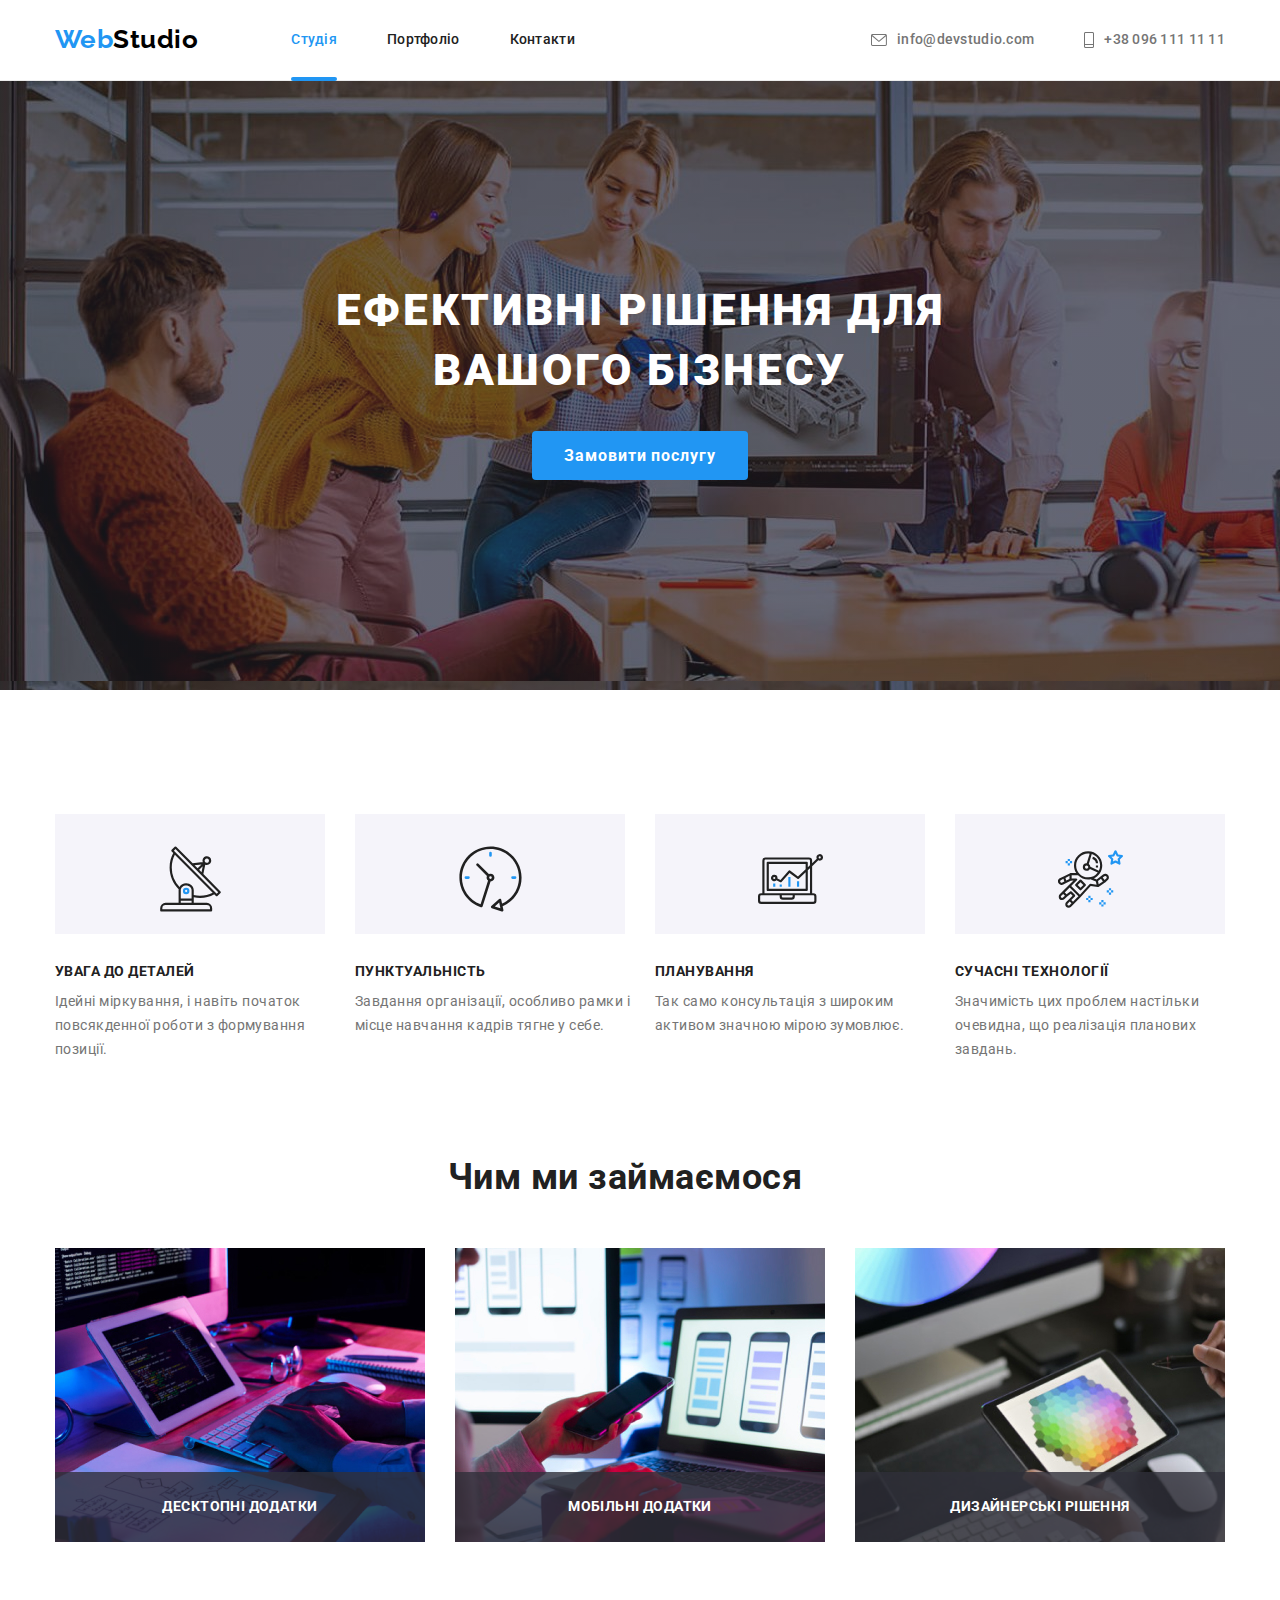
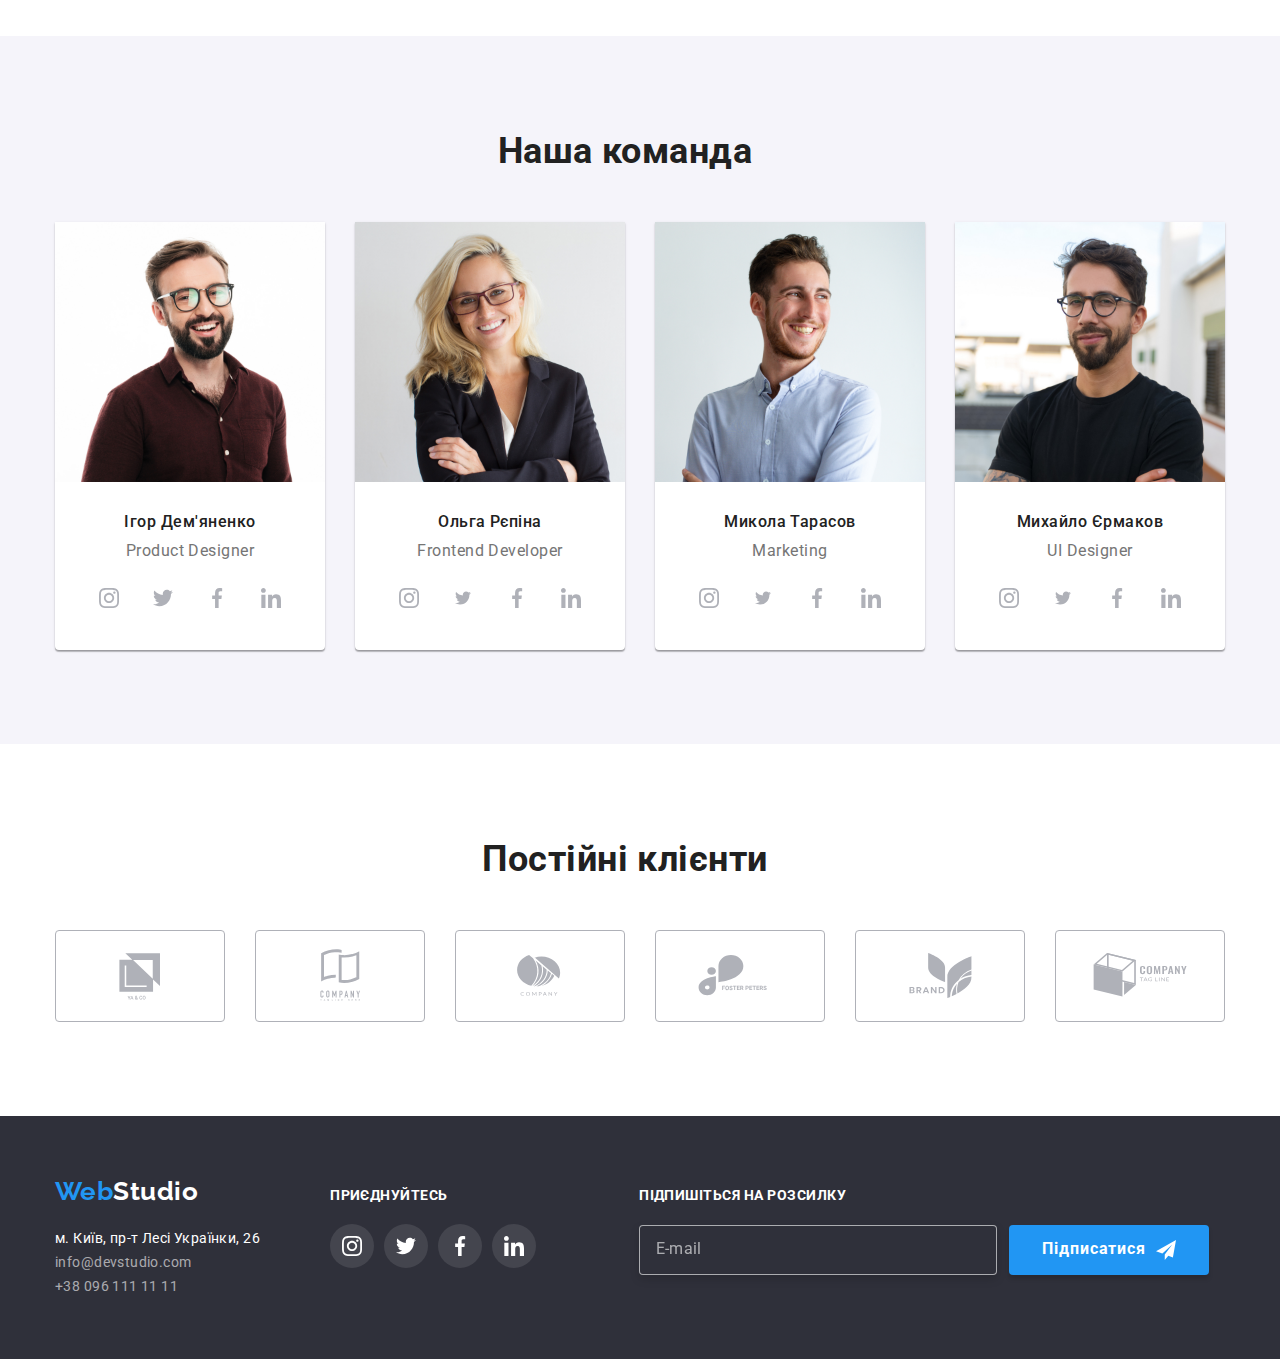
<file: index.html>
<!DOCTYPE html>
<html lang="uk">
<head><meta charset="UTF-8">
    <meta http-equiv="X-UA-Compatible" content="IE=edge">
    <meta name="viewport" content="width=device-width, initial-scale=1.0">
    <title>Document</title>
    <link rel="preconnect" href="https://fonts.googleapis.com">
    <link rel="preconnect" href="https://fonts.gstatic.com" crossorigin>
    <link href="https://fonts.googleapis.com/css2?family=Oleo+Script&family=Raleway:wght@700&family=Roboto:wght@400;500;700;900&display=swap" rel="stylesheet">
    <link rel="stylesheet" href="https://cdnjs.cloudflare.com/ajax/libs/modern-normalize/1.1.0/modern-normalize.min.css">
    <link rel="stylesheet" href="./css/styles.css">
</head>
<body class="body">
    <!-- Хедер -->
    <header class="header">
        <div class="container main-nav">
         <nav class="nav"> 
             <a href="./index.html" lang="en" class="logo"><span class="logo-web">Web</span><span class="logo-studio primary">Studio</span></a>
              <ul class="site-nav list">
                <li class="item"><a href="./index.html" class="link current">Студія</a></li>
                <li class="item"> <a href="./portfolio.html" class="link">Портфоліо</a></li>
                <li class="item"> <a href="" class="link">Контакти</a></li>
              </ul>
             </nav>
             <ul class="contact-nav list ">
                 <li class="item">
                     <a href="mailto:info@devstudio.com" class="link">
                        <svg class="email-svg " width="16px" height="12px">
                            <use href="./images/icons.svg#icon-envelope-1"></use>
                          </svg>
                        info@devstudio.com</a>
                    </li>
                 <li class="item"> 
                    
                    <a class="link" href="tel:+380961111111" >
                       <svg class="email-svg"width="10px" height="16px">
                            <use class="svg-tel"href="./images/icons.svg#icon-tel-1"></use>
                          </svg>
                          +38 096 111 11 11 </a>
                </li>
             </ul>
            
         </div>
    </header>

    <main>
        <!-- Герой -->
        <section class="hero">
            <div class="hero-wrapper">
            <div class="container">
                <div class="main-title">
            <h1 class="hero-title">Ефективні рішення для вашого бізнесу</h1>
            <button type="button" class="button primary" data-modal-open >Замовити послугу</button>
           
                </div>
            </div>
        </div>
        </section>

        <!--Перша секція ПЕРЕВАГИ-->
       <section class="section">
         <div class="container">
        <h2 hidden class="section-title">особливості</h2>
        <ul class="feature-list">
            <li class="item">
                <div class="icon">
                    <svg class="icon-antenna" width="65" height="70">
                        <use href="./images/icons.svg#icon-antenna-1"></use>
                    </svg>
                </div>
                <h3 class="subtitle">УВАГА ДО ДЕТАЛЕЙ</h3>
                <p class="text-p">Ідейні міркування, і навіть початок повсякденної роботи з формування позиції.</p>
            </li>
            <li class="item">
                <div class="icon">
                    <svg class="icon-antenna" width="65" height="70">
                        <use href="./images/icons.svg#icon-clock-1"></use>
                    </svg>
                </div>
                <h3 class="subtitle">ПУНКТУАЛЬНІСТЬ</h3>
                <p class="text-p"> Завдання організації, особливо рамки і місце навчання кадрів тягне у себе.</p>
            </li>
            <li class="item">
                <div class="icon">
                    <svg class="icon-antenna" width="65" height="70">
                        <use href="./images/icons.svg#icon-diagram-1"></use>
                    </svg>
                </div>
                <h3 class="subtitle">ПЛАНУВАННЯ</h3>
                <p class="text-p">Так само консультація з широким активом значною мірою зумовлює.</p>
            </li>
            <li class="item">
                <div class="icon">
                    <svg class="icon-antenna" width="65" height="70">
                        <use href="./images/icons.svg#icon-astronaut-1"></use>
                    </svg>
                </div>
                <h3 class="subtitle">СУЧАСНІ ТЕХНОЛОГІЇ</h3>
                <p class="text-p">Значимість цих проблем настільки очевидна, що реалізація планових завдань.</p>
            </li>
        </ul>
        </div>
       </section>

       <!--Друга секція ЧИМ ЗАЙМАЮТЬСЯ-->
       <section class="section-activity"> 
        <div class="container">
        <h2 class="section-title">Чим ми займаємося</h2>
        <ul class="pic-set ">
            <li class="pic-item activity"><img
                src="images/1.jpg"
                alt="Десктопні додатки"
                width="370"
                height="294"
                ><div class="activity-overlay">
                    <p class="subtitle-activity">ДЕСКТОПНІ ДОДАТКИ</p>
                </div>
                   
            </li>
            <li class="pic-item activity"><img
                src="images/2.jpg"
                alt="Мобільні додатки"
                width="370"
                height="294"
                >
                <div class="activity-overlay">
                    <p class="subtitle-activity">МОБІЛЬНІ ДОДАТКИ</p>
                </div>
                   

            </li>
            <li class="pic-item activity"><img
                src="images/3.jpg"
                alt="Дизайнерські рішення "
                width="370"
                height="294"
                >
                <div class="activity-overlay">
                    <p class="subtitle-activity">ДИЗАЙНЕРСЬКІ РІШЕННЯ</p>
                </div>
                   
            </li>
        </ul>
    </div>
    </section>

    <!--Третя секція КОМАНДА-->
     <section class="section-positions">
        <div class="container">
        <h2 class="section-title">Наша команда</h2>
        <ul class="work-list pic-set">
            <li >
                <div class="team-card">
                <img class="img pic-item"
                src="images/por1.jpg"
                alt="Фото Ігор Дем'яненко "
                width="270"
                height="260"
                >
                <div class="name-card">
                <h3 class="subtitle">Ігор Дем'яненко</h3>
                <p lang="en" class="position">Product Designer</p>
            </div>
                <ul class="social-links">
                    <li>
                        <a class="link-svg" href="#" aria-label="instagram">
                            <svg class="icon-symbol" width="20" height="20">
                                <use href="./images/icons.svg#icon-instagram-2-1"></use>
                            </svg>
                        </a>
                    </li>
                    <li>
                        <a class="link-svg" href="#" aria-label="twitter">
                             <svg class="icon-symbol" width="20" height="20">
                                <use href="./images/icons.svg#icon-twitter-1-1"></use>
                            </svg>
                        </a>
                    </li>
                    <li>
                        <a class="link-svg" href="#" aria-label="facebook">
                            <svg class="icon-symbol" width="20" height="20">
                                <use href="./images/icons.svg#icon-facebook-1-1"></use>
                            </svg>
                        </a>
                    </li>
                    <li>
                        <a class="link-svg" href="#" aria-label="linkedin">
                            <svg class="icon-symbol" width="20" height="20">
                                <use href="./images/icons.svg#icon-linkedin-1-1"></use>
                            </svg>
                        </a>
                    </li>
                </ul>
                </div>
            </li>
            <li>
                <div class="team-card">
                <img class="img pic-item"
                src="images/por2.jpg"
                alt="Фото Ольга Рєпіна"
                width="270"
                height="260"
                >
                 <div class="name-card">
                <h3 class="subtitle">Ольга Рєпіна</h3>
                <p lang="en" class="position">Frontend Developer</p>
                </div>
                <ul  class="social-links">
                    <li>
                        <a class="link-svg" href="#" aria-label="instagram">
                            <svg class="icon-symbol" width="20" height="20">
                                <use href="./images/icons.svg#icon-instagram-2-1"></use>
                            </svg>
                        </a>
                    </li>
                    <li>
                        <a class="link-svg" href="#" aria-label="twitter">
                            <svg class="icon-symbol" width="20" height="16">
                                <use href="./images/icons.svg#icon-twitter-1-1"></use>
                            </svg>
                        </a>
                    </li>
                    <li>
                        <a class="link-svg" href="#" aria-label="facebook">
                            <svg class="icon-symbol" width="20" height="20">
                                <use href="./images/icons.svg#icon-facebook-1-1"></use>
                            </svg>
                        </a>
                    </li>
                    <li>
                        <a class="link-svg" href="#" aria-label="linkedin">
                            <svg class="icon-symbol" width="20" height="20">
                                <use href="./images/icons.svg#icon-linkedin-1-1"></use>
                            </svg>
                        </a>
                    </li>
                </ul>
            </div>
            </li>
            <li>
                <div class="team-card">
                    <img class="img pic-item"
                src="images/por3.jpg"
                alt="Фото Микола Тарасов"
                width="270"
                height="260"
                >
                 <div class="name-card">
                <h3 class="subtitle">Микола Тарасов</h3>
                <p lang="en" class="position">Marketing</p>
                </div>
                <ul  class="social-links">
                    <li>
                        <a class="link-svg" href="#" aria-label="instagram">
                            <svg class="icon-symbol" width="20" height="20" aria-label="instagram">
                                <use href="./images/icons.svg#icon-instagram-2-1"></use>
                            </svg>
                        </a>
                    </li>
                    <li>
                        <a class="link-svg" href="#" aria-label="twitter">
                            <svg class="icon-symbol" width="20" height="16">
                                <use href="./images/icons.svg#icon-twitter-1-1"></use>
                            </svg>
                        </a>
                    </li>
                    <li>
                        <a class="link-svg" href="#" aria-label="facebook">
                            <svg class="icon-symbol" width="20" height="20">
                                <use href="./images/icons.svg#icon-facebook-1-1"></use>
                            </svg>
                        </a>
                    </li>
                    <li>
                        <a class="link-svg" href="#" aria-label="linkedin">
                            <svg class="icon-symbol" width="20" height="20">
                                <use href="./images/icons.svg#icon-linkedin-1-1"></use>
                            </svg>
                        </a>
                    </li>
                </ul>
            </div>
            </li>
            <li>
                <div class="team-card">
                    <img class="img pic-item"
                src="images/por4.jpg"
                alt="Фото Михайло Єрмаков"
                width="270"
                height="260"
                >
                 <div class="name-card">
                <h3 class="subtitle">Михайло Єрмаков</h3>
                <p lang="en" class="position">UI Designer</p>
            </div>
            <ul  class="social-links">
                <li>
                    <a class="link-svg" href="#" aria-label="instagram">
                        <svg class="icon-symbol" width="20" height="20">
                            <use href="./images/icons.svg#icon-instagram-2-1"></use>
                        </svg>
                    </a>
                </li>
                <li>
                    <a class="link-svg" href="#" aria-label="twitter">
                        <svg class="icon-symbol" width="20" height="16">
                            <use href="./images/icons.svg#icon-twitter-1-1"></use>
                        </svg>
                    </a>
                </li>
                <li>
                    <a class="link-svg" href="#" aria-label="facebook">
                        <svg class="icon-symbol" width="20" height="20">
                            <use href="./images/icons.svg#icon-facebook-1-1"></use>
                        </svg>
                    </a>
                </li>
                <li>
                    <a class="link-svg" href="#" aria-label="linkedin">
                        <svg class="icon-symbol" width="20" height="20">
                            <use href="./images/icons.svg#icon-linkedin-1-1"></use>
                        </svg>
                    </a>
                </li>
            </ul>
            </div>
            </li>
        </ul>
        </div>
     </section>
     <!-- Четверта секція Постійні клієнти -->
     <section class="section">
        <div class="container">
        <h2 class="section-title">Постійні клієнти</h2>
        <ul class="clients">
            <li class="company">
                <a class="link-company" href="#" aria-label="logo">
                    <svg class="icon-company"  width="170px" height="92px">
                        <use href="./images/icons.svg#icon-Client-1-1"></use>
                    </svg>
                </a>
            </li>
            <li class="company">
                <a class="link-company" href="#" aria-label="logo">
                    <svg class="icon-company" width="170px" height="92px">
                        <use href="./images/icons.svg#icon-Client-2-1"></use>
                    </svg>
                </a>
            </li>
            <li class="company">
                <a class="link-company" href="#" aria-label="logo">
                    <svg class="icon-company" width="170px" height="92px">
                        <use href="./images/icons.svg#icon-Client-3-1"></use>
                    </svg>
                </a>
            </li>
           
            <li class="company">
                <a class="link-company" href="#" aria-label="logo">
                    <svg class="icon-company" width="170px" height="92px">
                        <use href="./images/icons.svg#icon-Client-4-1"></use>
                    </svg>
                </a>
            </li>
            <li class="company">
                <a class="link-company" href="#" aria-label="logo">
                    <svg class="icon-company" width="170px" height="92px">
                        <use href="./images/icons.svg#icon-Client-5-1"></use>
                    </svg>
                </a>
            </li>
            <li class="company">
                <a class="link-company" href="#" aria-label="logo">
                    <svg class="icon-company" width="170px" height="92px">
                        <use href="./images/icons.svg#icon-Client-6-1"></use>
                    </svg>
                </a>
            </li>
        </ul>
    </div>
     </section>
    </main>

    <!-- Футер -->
    <footer class="footer">
        <div class="container footer-info">
            <div>
        <a href="./index.html" lang="en" class="logo"><span class="logo-web">Web</span><span class="logo-studio secondary">Studio</span></a>
        <address>
            <ul class="footer-nav list">
                <li class="contact adress"><a href="https://www.google.com/maps/dir//Lesi+Ukrainky+Blvd,+26,+Kyiv,+02000/@50.4265807,30.5361971,17z/data=!4m17!1m7!3m6!1s0x40d4cf0e033ecbe9:0x57a4dffefec77da0!2sLesi+Ukrainky+Blvd,+26,+Kyiv,+02000!3b1!8m2!3d50.4265807!4d30.5383858!4m8!1m0!1m5!1m1!1s0x40d4cf0e033ecbe9:0x57a4dffefec77da0!2m2!1d30.5383858!2d50.4265807!3e3" target="_blank"  rel="noopener noreferrer" class="adress">м. Київ, пр-т Лесі Українки, 26</a>
                </li>
                <li class="contact mail"><a href="mailto:info@devstudio.com" class="link">info@devstudio.com</a></li>
                <li class="contact "><a href="tel:+380961111111" class="link">+38 096 111 11 11</a></li>
                </ul>  
        </address>
            </div>

        <div class="footer-link">
            <h3 class="join">Приєднуйтесь</h3>
            <ul class="join-footer">
              <li>
                <a class="link-svg main-link" href="#" aria-label="instagram">
                  <svg class="icon-symbol" width="20px" height="20px">
                    <use href="./images/icons.svg#icon-instagram-2-1"></use>
                  </svg>
                </a>
              </li>
              <li>
                <a class="link-svg main-link" href="#" aria-label="twitter">
                  <svg class="icon-symbol" width="20px" height="20px">
                    <use href="./images/icons.svg#icon-twitter-1-1"></use>
                  </svg>
                </a>
              </li>
              <li>
                <a class="link-svg main-link" href="#" aria-label="facebook">
                  <svg class="icon-symbol" width="20px" height="20px">
                    <use href="./images/icons.svg#icon-facebook-1-1"></use>
                  </svg>
                </a>
              </li>
              <li>
                <a class="link-svg main-link" href="#" aria-label="linkedin">
                  <svg class="icon-symbol" width="20px" height="20px">
                    <use href="./images/icons.svg#icon-linkedin-1-1"></use>
                  </svg>
                </a>
              </li>
            </ul>
          </div>

     <form class="label-footer">
        <label for="inputEmail" class="join">Підпишіться на розсилку</label>
        <div class="subscribe">
          <input
            type="email"
            name="email"
            id="inputEmaill"
            placeholder="E-mail"
            class="input field-footer"
            required
          />
       
        <button class="button-footer">
          Підписатися
          <svg class="icon-footer" width="20px" height="20px">
            <use href="./images/icons.svg#icon-icon-send-1"></use>
          </svg>
        </button>
    </div>
 
</form>
    </footer>

    <!-- backdrop -->
    <div class="backdrop is-hidden" data-modal>
        <div class="modal">
            <div class="modal-body">
                <button class="close-button" data-modal-close>
                    <svg class="close" width="18" height="18">
                        <use href="./images/icons.svg#icon-close-black-18dp-2-1-1"></use>
                    </svg>
                </button>

                <form class="form">
                    <p class="form-title">
                      Залиште свої дані, ми вам передзвонимо
                    </p>

                    <label for="inputName" class="label">Ім'я</label>
                    <div class="input-wrapper">
                      <input
                        type="text"
                        name="name"
                        id="inputName"
                        class="input field"
                        required
                      />
                      <svg class="input-icon" width="18" height="18">
                        <use href="./images/icons.svg#icon-person-black-18dp-1-1"></use>
                      </svg>
                    </div>

                    <label for="inputTel" class="label">Телефон</label>
                    <div class="input-wrapper">
                      <input
                        type="tel"
                        name="phone"
                        id="inputTel"
                        class="input field"
                        required
                      />
                      <svg class="input-icon" width="18" height="18">
                        <use href="./images/icons.svg#icon-phone-black-18dp-1-1"></use>
                      </svg>
                    </div>

                    <label for="inputEmail" class="label">Пошта</label>
                    <div class="input-wrapper">
                      <input
                        type="email"
                        name="email"
                        id="inputEmail"
                        class="input field"
                        required
                      />
                      <svg class="input-icon" width="18" height="18">
                        <use href="./images/icons.svg#icon-email-black-18dp-1-1"></use>
                      </svg>
                    </div>

                    <label for="inputMessage" class="label">Коментар</label>

                    <textarea
                      class="input textarea"
                      name="message"
                      id="inputMessage"
                      placeholder="Введіть текст"></textarea>
                    
                    
                      <label class="check-label">
                        <input
                          type="checkbox"
                          name="check"
                          class="input-check"
                          
                        />
                        <span class="check-wrapp">
                          <svg class="check-icon" width="16" height="15">
                            <use href="./images/icons.svg#icon-icon-check-1"></use>
                          </svg>
                        </span>
  
                        Погоджуюся з розсилкою та приймаю
                        <a href="#" target="_blank" class="check-link">Умови договору
                        </a>
                      </label>

                    <button class="form-button" type="submit">
                      Відправити
                    </button>
                  </form>    
            </div>  
        </div>
    </div>
   
    <script src="./js/modal.js"></script>
</body>
</html>
</file>
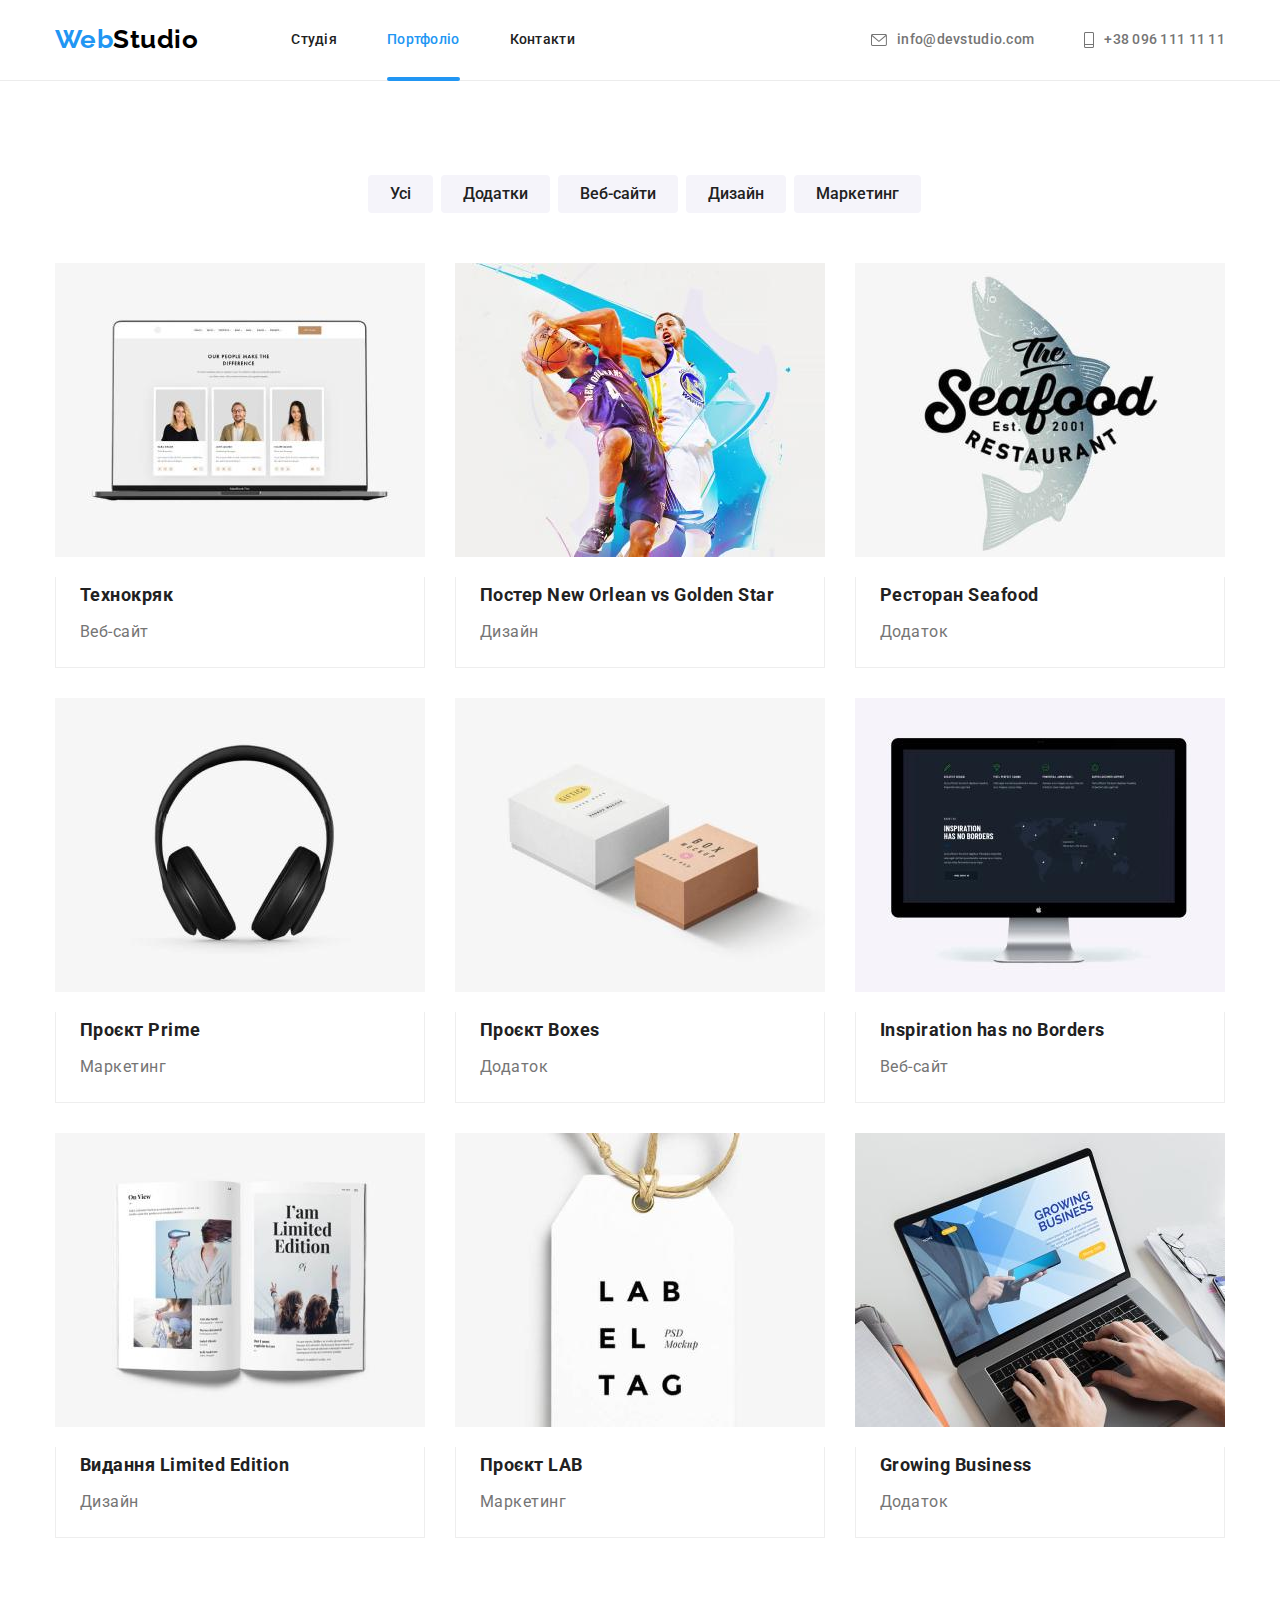
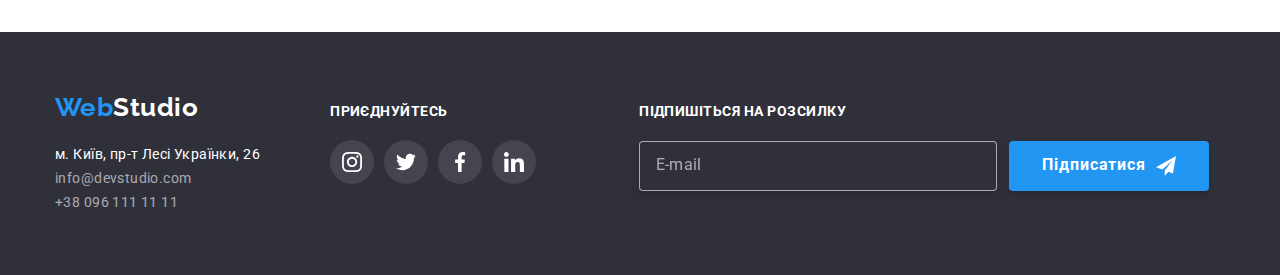
<file: portfolio.html>
<!DOCTYPE html>
<html lang="uk">
<head><meta charset="UTF-8">
    <meta http-equiv="X-UA-Compatible" content="IE=edge">
    <meta name="viewport" content="width=device-width, initial-scale=1.0">
    <title>Document</title>
    <link rel="preconnect" href="https://fonts.googleapis.com">
    <link rel="preconnect" href="https://fonts.gstatic.com" crossorigin>
    <link href="https://fonts.googleapis.com/css2?family=Oleo+Script&family=Raleway:wght@700&family=Roboto:wght@400;500;700;900&display=swap" rel="stylesheet">
    <link rel="stylesheet" href="https://cdnjs.cloudflare.com/ajax/libs/modern-normalize/1.1.0/modern-normalize.min.css">
    <link rel="stylesheet" href="./css/styles.css">
</head>
<body class="body">
    <header class="header">
        <div class="container main-nav">
         <nav class="nav"> 
             <a href="./index.html" lang="en" class="logo"><span class="logo-web">Web</span><span class="logo-studio primary">Studio</span></a>
              <ul class="site-nav list">
                <li class="item"><a href="./index.html" class="link ">Студія</a></li>
                <li class="item"> <a href="./portfolio.html" class="link current">Портфоліо</a></li>
                <li class="item"> <a href="" class="link">Контакти</a></li>
              </ul>
             </nav>
             <ul class="contact-nav list ">
                 <li class="item">
                     <a href="mailto:info@devstudio.com" class="link">
                        <svg class="email-svg " width="16px" height="12px">
                            <use href="./images/icons.svg#icon-envelope-1"></use>
                          </svg>
                        info@devstudio.com</a>
                    </li>
                 <li class="item"> 
                    
                    <a class="link" href="tel:+380961111111" >
                       <svg class="email-svg"width="10px" height="16px">
                            <use class="svg-tel"href="./images/icons.svg#icon-tel-1"></use>
                          </svg>
                          +38 096 111 11 11 </a>
                </li>
             </ul>
            
         </div>
    </header>
    <main>
        <section class="section">
            <!--Фільтр-->
            <div class="container">
            <h1 hidden class="section-title">Меню</h1>
            <ul class="button-list">
                <li> <button type="button" class="button secondary">Усі</button></li>
                <li> <button type="button" class="button secondary">Додатки</button></li>
                <li> <button type="button" class="button secondary">Веб-сайти</button></li>
                <li> <button type="button" class="button secondary">Дизайн</button></li>
                <li> <button type="button" class="button secondary">Маркетинг</button></li>
            </ul>
            </div>
            <!--Основна секція-->
            <div class="container">
                <div class="flex-container">
                  <ul class="feature-list pic-set">
                  <li class="pic-item portfolio">
                <a href="" class="link-card"> 
                   <div class="portfolio-card"> 
                  <img
                    src="images/img (9).jpg"
                    alt="Фото ноутбука з головною сторінкою сайту "
                    width="370"
                    height="294"
                    >
                    <div class="portfolio-overlay">
                      <p class="description-card">Ресурс пропонує комплексні пропозиції з різним рівнем функціоналу та сервісів. Все це дозволить відвідувачу отримати вичерпні відомості про компанію чи приватну особу.</p>
                    </div>
                  </div>
                    <div class="portfolio-name">
                    <h2 class="portfolio-titles">Технокряк</h2>
                    <p class="text">Веб-сайт</p>
                    </div>
                </a>
                 </li>
            <li class="pic-item portfolio">
                <a href="" class="link-card">
                  <div class="portfolio-card"> 
                    <img
                    src="images/img (1) (1).jpg"
                    alt="Фото постера"
                    width="370"
                    height="294"
                    >
                    <div class="portfolio-overlay">
                      <p class="description-card">Ресурс пропонує комплексні пропозиції з різним рівнем функціоналу та сервісів. Все це дозволить відвідувачу отримати вичерпні відомості про компанію чи приватну особу.</p>
                    </div>
                  </div>
                     <div class="portfolio-name">
                    <h2 class="portfolio-titles">Постер New Orlean vs Golden Star</h2>
                    <p class="text">Дизайн</p>
                    </div>
                    
                </a>
             </li>
            <li class="pic-item portfolio">
                <a href="" class="link-card">
                  <div class="portfolio-card"> 
                    <img
                    src="images/img (2) (1).jpg"
                    alt="Фото логотипу ресторану "
                    width="370"
                    height="294"
                    >
                    <div class="portfolio-overlay">
                      <p class="description-card">Ресурс пропонує комплексні пропозиції з різним рівнем функціоналу та сервісів. Все це дозволить відвідувачу отримати вичерпні відомості про компанію чи приватну особу.</p>
                    </div>
                    </div>
                     <div class="portfolio-name">
                    <h2 class="portfolio-titles">Ресторан Seafood</h2>
                    <p class="text">Додаток</p>
                    </div>
                   
                 </a>
               
            </li>
            <li class="pic-item portfolio">
                <a href="" class="link-card">
                  <div class="portfolio-card"> 
                  <img
                    src="images/img (3) (1).jpg"
                    alt="Фото навушники "
                    width="370"
                    height="294"
                    >
                    <div class="portfolio-overlay">
                      <p class="description-card">Ресурс пропонує комплексні пропозиції з різним рівнем функціоналу та сервісів. Все це дозволить відвідувачу отримати вичерпні відомості про компанію чи приватну особу.</p>
                    </div>
                    </div> 
                     <div class="portfolio-name">
                    <h2 class="portfolio-titles">Проєкт Prime</h2>
                    <p class="text">Маркетинг</p>
                    </div>
                  
                </a>
            </li>
            <li class="pic-item portfolio">
                <a href="" class="link-card">
                  <div class="portfolio-card"> 
                    <img
                    src="images/img (4) (1).jpg"
                    alt="Фото коробок "
                    width="370"
                    height="294"
                    >
                    <div class="portfolio-overlay">
                      <p class="description-card">Ресурс пропонує комплексні пропозиції з різним рівнем функціоналу та сервісів. Все це дозволить відвідувачу отримати вичерпні відомості про компанію чи приватну особу.</p>
                    </div> 
                  </div>
                     <div class="portfolio-name">
                    <h2 class="portfolio-titles">Проєкт Boxes</h2>
                    <p class="text">Додаток</p>
                    </div>
                  
                </a>
               </li>
             <li class="pic-item portfolio">
             <a href="" class="link-card">
              <div class="portfolio-card"> 
               <img
                src="images/img (5) (1).jpg"
                alt="Фото монітору комп'ютера "
                width="370"
                height="294"
                >
                <div class="portfolio-overlay">
                  <p class="description-card">Ресурс пропонує комплексні пропозиції з різним рівнем функціоналу та сервісів. Все це дозволить відвідувачу отримати вичерпні відомості про компанію чи приватну особу.</p>
                </div> 
              </div>
                 <div class="portfolio-name">
                <h2 class="portfolio-titles">Inspiration has no Borders</h2>
                 <p class="text">Веб-сайт</p>
                 </div>
                </a>
               </li>
            <li class="pic-item portfolio">
                <a href="" class="link-card">
                 <div class="portfolio-card"> 
                    <img
                    src="images/img (6) (1).jpg"
                    alt="Фото розгорнутого журналу"
                    width="370"
                    height="294"
                    >
                    <div class="portfolio-overlay">
                      <p class="description-card">Ресурс пропонує комплексні пропозиції з різним рівнем функціоналу та сервісів. Все це дозволить відвідувачу отримати вичерпні відомості про компанію чи приватну особу.</p>
                    </div> 
                  </div>
                     <div class="portfolio-name">
                    <h2 class="portfolio-titles">Видання Limited Edition</h2>
                    <p class="text">Дизайн</p>
                    </div>
                  
                </a>
               </li>
            <li class="pic-item portfolio">
                <a href="" class="link-card">
              <div class="portfolio-card"> 
                    <img
                    src="images/img (7) (1).jpg"
                    alt="Фото фірмової бірки"
                    width="370"
                    height="294"
                    >
                    <div class="portfolio-overlay">
                      <p class="description-card">Ресурс пропонує комплексні пропозиції з різним рівнем функціоналу та сервісів. Все це дозволить відвідувачу отримати вичерпні відомості про компанію чи приватну особу.</p>
                    </div> 
                  </div>
                     <div class="portfolio-name">
                    <h2 class="portfolio-titles">Проєкт LAB</h2>
                    <p class="text">Маркетинг</p>
                    </div>
                  
                 </a>
              </li>	
            <li class="pic-item portfolio">
                <a href="" class="link-card">
                  <div class="portfolio-card"> 
                    <img
                    src="images/img (8) (1).jpg"
                    alt="Фото взаємодії людини з комп'ютером"
                    width="370"
                    height="294"
                    >
                    <div class="portfolio-overlay">
                      <p class="description-card">Ресурс пропонує комплексні пропозиції з різним рівнем функціоналу та сервісів. Все це дозволить відвідувачу отримати вичерпні відомості про компанію чи приватну особу.</p>
                    </div> 
                  </div>
                     <div class="portfolio-name">
                    <h2 class="portfolio-titles">Growing Business</h2>
                    <p class="text">Додаток</p>
                    </div> 
                  
                </a>
               </li>
        </ul>
        </div>
        </section>
    </main>
    <footer class="footer">
      <div class="container footer-info">
          <div>
      <a href="./index.html" lang="en" class="logo"><span class="logo-web">Web</span><span class="logo-studio secondary">Studio</span></a>
      <address>
          <ul class="footer-nav list">
              <li class="contact adress"><a href="https://www.google.com/maps/dir//Lesi+Ukrainky+Blvd,+26,+Kyiv,+02000/@50.4265807,30.5361971,17z/data=!4m17!1m7!3m6!1s0x40d4cf0e033ecbe9:0x57a4dffefec77da0!2sLesi+Ukrainky+Blvd,+26,+Kyiv,+02000!3b1!8m2!3d50.4265807!4d30.5383858!4m8!1m0!1m5!1m1!1s0x40d4cf0e033ecbe9:0x57a4dffefec77da0!2m2!1d30.5383858!2d50.4265807!3e3" target="_blank"  rel="noopener noreferrer" class="adress">м. Київ, пр-т Лесі Українки, 26</a>
              </li>
              <li class="contact mail"><a href="mailto:info@devstudio.com" class="link">info@devstudio.com</a></li>
              <li class="contact "><a href="tel:+380961111111" class="link">+38 096 111 11 11</a></li>
              </ul>  
      </address>
          </div>

      <div class="footer-link">
          <h3 class="join">Приєднуйтесь</h3>
          <ul class="join-footer">
            <li>
              <a class="link-svg main-link" href="#" aria-label="instagram">
                <svg class="icon-symbol" width="20px" height="20px">
                  <use href="./images/icons.svg#icon-instagram-2-1"></use>
                </svg>
              </a>
            </li>
            <li>
              <a class="link-svg main-link" href="#" aria-label="twitter">
                <svg class="icon-symbol" width="20px" height="20px">
                  <use href="./images/icons.svg#icon-twitter-1-1"></use>
                </svg>
              </a>
            </li>
            <li>
              <a class="link-svg main-link" href="#" aria-label="facebook">
                <svg class="icon-symbol" width="20px" height="20px">
                  <use href="./images/icons.svg#icon-facebook-1-1"></use>
                </svg>
              </a>
            </li>
            <li>
              <a class="link-svg main-link" href="#" aria-label="linkedin">
                <svg class="icon-symbol" width="20px" height="20px">
                  <use href="./images/icons.svg#icon-linkedin-1-1"></use>
                </svg>
              </a>
            </li>
          </ul>
        </div>

        <form class="label-footer">
          <label for="inputEmail" class="join">Підпишіться на розсилку</label>
          <div class="subscribe">
            <input
              type="email"
              name="email"
              id="inputEmaill"
              placeholder="E-mail"
              class="input field-footer"
              required
            />
         
          <button class="button-footer">
            Підписатися
            <svg class="icon-footer" width="20px" height="20px">
              <use href="./images/icons.svg#icon-icon-send-1"></use>
            </svg>
          </button>
      </div>
   
  </form>

  </footer>
  
</body>
</html>
</file>
<file: css/styles.css>
:root {
  --primary-text-color: #212121;
  --accent-color: #2196f3;    
  --secondary-text-color: #757575;
  --primary-white-color: #ffffff;
  --logo-primary-color: #000000;
  --hero-background-color: #2f303a;
  --button-focus-color: #188ce8;
  --button-second-color: #f5f4fa;
  --body-background-color: #f5f5f5;
  --hero-background-color: #c4c4c4;

  /* flex параметри для сітки*/
  --items: 3;
  --indent: 30px;
}
/* flex pics set */
.pic-item {
  flex-basis: calc((100%- var(--indent) * (var(--items)-1)) / var(--items));
}
ul {
  list-style: none;
  padding: 0;
  margin: 0;
}
a {
  text-decoration: none;
  color: inherit;
}
h1,
h2,
h3,
h4,
h5,
h6 {
  margin: 0;
}
p {
  margin: 0;
}
address {
  font-style: normal;
}
button {
  font-family: inherit;
  padding: 0;
  margin: 0;
}
img {
  display: block;
  max-width: 100%;
  height: auto;
}

body {
  background-color: var(--primary-white-color);
  color: var(--primary-text-color);
  font-family: Roboto, sans-serif;
  letter-spacing: 0.03em;
}

.container {
  margin-left: auto;
  margin-right: auto;
  max-width: 1200px;
  padding: 0 15px;
  width: 100%;
}

.section {
  padding-top: 94px;
  padding-bottom: 94px;
  margin: 0px;
}

/* header */
.header {
  background-color: var(--primary-white-color);
  border-bottom: 1px solid rgba(236, 236, 236, 1);
}

/* Logo */
.logo {
  font-family: Raleway, sans-serif;
  font-weight: 700;
  font-size: 26px;
  line-height: 1.2;
  text-decoration: none;
}
.logo-web {
  color: var(--accent-color);
}

.logo-studio.primary {
  color: var(--logo-primary-color);
}
.logo-studio.secondary {
  color: var(--primary-white-color);
}

/* Nav */
.main-nav {
  display: flex;
  align-items: center;
}
.nav .link {
  transition-property: background-color;
  transition-duration: 250ms;
  transition-timing-function: cubic-bezier(0.4, 0, 0.2, 1);
}
.nav .link.current {
  position: relative;
}
.nav .link.current::after {
  position: absolute;
  content: "";
  width: 100%;
  height: 4px;
  border-radius: 2px;
  bottom: -1.5px;
  left: 0;
  background-color: var(--accent-color);
}
.nav .link:hover::after,
.nav .link:focus::after {
  width: 100%;
}

.nav .link:hover,
.nav .link:focus {
  color: var(--accent-color);
}
.nav {
  display: flex;
  align-items: center;
}
.site-nav {
  margin-left: 93px;
}
.site-nav .item {
  align-self: center;
}
.site-nav.list {
  display: flex;
}
.site-nav .item + .item {
  margin-left: 50px;
}

.site-nav .link {
  color: var(--primary-text-color);
  text-decoration: none;
  font-weight: 500;
  font-size: 14px;
  line-height: 1.14;
  letter-spacing: 0.02em;
  padding-top: 32px;
  padding-bottom: 32px;
  display: block;
}

.site-nav .link.current {
  color: var(--accent-color);
  padding-top: 32px;
  padding-bottom: 32px;
}

.contact-nav .link {
  color: var(--secondary-text-color);
  text-decoration: none;
  font-weight: 500;
  font-size: 14px;
  line-height: 1.14;
  letter-spacing: 0.02em;
  margin: 0px;
  padding-top: 32px;
  padding-bottom: 32px;
  display: block;
  transition-property: background-color;
  transition-duration: 250ms;
  transition-timing-function: cubic-bezier(0.4, 0, 0.2, 1);
}

.contact-nav .link:hover,
.contact-nav .link:focus {
  color: var(--accent-color);
}

.contact-nav {
  margin-bottom: 0px;
  display: flex;
  margin-left: auto;
}

.contact-nav .link {
  display: flex;
  justify-items: center;
}

.contact-nav .item + .item {
  margin-left: 50px;
}
.email-svg {
  justify-self: baseline;
  color: rgba(117, 117, 117, 1);
  background-color: rgba(255, 255, 255, 1);
  align-self: center;
  margin-right: 10px;
  text-align: center;
  justify-content: center;
}
.email-svg {
  fill: currentColor;
}
.contact-nav .link:hover .email-svg,
.contact-nav .link:focus .email-svg {
  fill: var(--accent-color);
}

/* hero */
.hero {
  text-align: center;
}
.hero-wrapper {
  max-width: 1600px;
  margin-left: auto;
  margin-right: auto;
  background: linear-gradient(rgba(47, 48, 58, 0.4), rgba(47, 48, 58, 0.4))
      no-repeat,
    url("../images/hero.jpg"), rgba(196, 196, 196, 1);
  background-size: cover cover;
  padding-top: 200px;
  padding-bottom: 210px;
}
.hero-title {
  color: var(--primary-white-color);
  font-weight: 900;
  font-size: 44px;
  line-height: 1.36;
  letter-spacing: 0.06em;
  text-transform: uppercase;
  text-align: center;
  margin-top: 0;
  margin-bottom: 30px;
}
.main-title {
  max-width: 700px;
  text-align: center;
  margin-left: auto;
  margin-right: auto;
}
/* button */
.button {
  border-radius: 4px;
  color: var(--primary-text-color);
  background-color: var(--primary-white-color);
  cursor: pointer;
  border: none;
}
.button.primary {
  padding: 10px 32px;
  min-width: 216px;
  color: var(--primary-white-color);
  background-color: var(--accent-color);
  font-weight: 700;
  font-size: 16px;
  line-height: 1.86;
  letter-spacing: 0.06em;
  text-align: center;
  transition-property: background-color;
  transition-duration: 250ms;
  transition-timing-function: cubic-bezier(0.4, 0, 0.2, 1);
}
.button.primary:hover,
.button.primary:focus {
  background: var(--button-focus-color);
}

.button.secondary {
  display: inline-block;
  min-height: 38px;
  padding: 6px 22px;
  color: var(--primary-text-color);
  background-color: rgba(245, 244, 250, 1);
  border-radius: 4px;
  font-weight: 500;
  font-size: 16px;
  line-height: 1.6;
  padding: 6px 22px;
  display: inline-block;
  min-height: 38px;
  text-align: center;
  border-color: transparent;
  margin-left: 8px;
  transition-property: background-color, border-color, box-shadow;
  transition-duration: 250ms;
  transition-timing-function: cubic-bezier(0.4, 0, 0.2, 1);
}
.button.secondary:hover,
.button.secondary:focus {
  color: #ffffff;
  background-color: rgba(33, 150, 243, 1);
  border-color: rgba(33, 150, 243, 1);
  box-shadow: 0px 3px 1px rgba(0, 0, 0, 0.1), 0px 1px 2px rgba(0, 0, 0, 0.08),
    0px 2px 2px rgba(0, 0, 0, 0.12);
  border-radius: 4px;
}
.button-list {
  letter-spacing: 0.03em;
  border-radius: 4px;
  margin-bottom: 50px;
  text-align: center;
  display: flex;
  justify-content: center;
}

/* sections */
.section-title {
  font-weight: 700;
  font-size: 36px;
  line-height: 1.17;
  text-align: center;

  margin-bottom: 50px;
  margin-right: 30px;
}

.icon {
  display: flex;
  width: 270px;
  height: 120px;
  background-color: rgba(245, 244, 250, 1);
  margin-bottom: 30px;
  margin-top: 30px;
  margin-right: 30px;
  justify-content: center;
  align-self: center;
  padding-top: 30px;
}

/* feature переваги */
.feature-list .subtitle {
  color: var(--primary-text-color);
  font-weight: 700;
  font-size: 14px;
  line-height: 1.14;
}
.feature-list p {
  margin-top: 10px;
}

.feature-list {
  display: flex;
}
.feature-list .text-p {
  color: var(--secondary-text-color);
  font-weight: 400;
  font-size: 14px;
  line-height: 1.7;
}

/* activity друга секція 
 підставлена сітка*/
.section-activity {
  padding-bottom: 94px;
}

.subtitle-activity {
  font-weight: 700;
  font-size: 14px;
  line-height: 1.14;
  color: var(--primary-white-color);
}
.pic-item.activity {
  position: relative;
}

.activity-overlay {
  position: absolute;
  bottom: 0;
  left: 0;
  height: 100%;
  width: 100%;
  background-color: rgba(47, 48, 58, 0.8);
  display: flex;
  justify-content: center;
  padding-top: 27px;
  padding-bottom: 27px;
  height: auto;
}

.subtitle-activity {
  color: rgba(255, 255, 255, 1);
  display: flex;
  justify-content: center;
  width: 100%;
  height: 16px;
  font-weight: 700;
  font-size: 14px;
  line-height: 1.14px;
  text-align: center;
  letter-spacing: 0.03em;
  text-transform: uppercase;
  align-items: center;
  /* margin-top: 27px;
margin-bottom: 27px; */
}
/* команда третя секція */
.section-positions {
  background-color: rgba(245, 244, 250, 1);
  padding-top: 94px;
  padding-bottom: 94px;
}
.subtitle {
  font-weight: 500;
  font-size: 16px;
  line-height: 1.19;
  margin-bottom: 10px;
}

.position {
  font-weight: 400;
  font-size: 16px;
  line-height: 1.19;
  margin-bottom: 0px;
  color: rgba(117, 117, 117, 1);
}

.team-card {
  background-color: var(--primary-white-color);
  box-sizing: border-box;
  margin-bottom: 0px;
  box-shadow: 0px 1px 3px rgba(0, 0, 0, 0.12), 0px 1px 1px rgba(0, 0, 0, 0.14),
    0px 2px 1px rgba(0, 0, 0, 0.2);
  border-radius: 0px 0px 4px 4px;
}
.name-card {
  /* height: 107px; */
  text-align: center;
  margin-top: 30px;
  margin-bottom: 16px;
}
.work-list > .item {
  background-color: #f5f4fa;
  padding-top: 50px;

  margin-left: 30px;
}

.link-svg {
  width: 44px;
  height: 44px;
  border-radius: 50%;
  color: rgba(175, 177, 184, 1);
  background-color: rgba(255, 255, 255, 1);
  display: flex;
  justify-content: center;
  align-items: center;
  margin-bottom: 30px;
  transition-property: background-color;
  transition-duration: 250ms;
  transition-timing-function: cubic-bezier(0.4, 0, 0.2, 1);
}

.link-svg:hover,
.link-svg:focus {
  background-color: rgba(33, 150, 243, 1);
  color: rgba(255, 255, 255, 1);
}
.icon-symbol {
  fill: currentColor;
}
.social-links {
  display: flex;
  justify-content: center;
  align-items: center;
  gap: 10px;
}

/* четверта секція Постійні клієнти */

.clients {
  display: flex;
  justify-content: center;
  margin-top: 50px;
}

.company + .company {
  margin-left: 30px;
}

.link-company {
  width: 170px;
  height: 92px;
  border: 1px solid #afb1b8;
  border-radius: 4px;
  color: rgba(175, 177, 184, 1);
  background-color: var(--primary-white-color);
  display: flex;
  justify-content: center;
  align-items: center;
  transition-property: color;
  transition-duration: 250ms;
  transition-timing-function: cubic-bezier(0.4, 0, 0.2, 1);
}
.link-company:hover,
.link-company:focus {
  color: rgba(33, 150, 243, 1);
  background-color: var(--primary-white-color);
  border: 1px solid #2196f3;
  border-radius: 4px;
}

.icon-company {
  fill: currentColor;
}
.pic-set {
  display: flex;
  flex-wrap: wrap;
  gap: var(--indent);
}

.img.pic-item {
  --items: 4;
}
.pic-item .portfolio {
  --items: 9;
}


.pic-set {
  display: flex;
  flex-wrap: wrap;
  gap: var(--indent);
}

.img.pic-item {
  --items: 4;
}
.pic-item .portfolio {
  --items: 3;
}

/* portfolio */

.portfolio-name {
  border: 1px solid #eeeeee;
  border-top: 0;
  margin-top: 20px;
}

.flex-container {
  display: flex;
  flex-wrap: wrap;
  width: 1200px;
}
.portfolio-titles {
  font-weight: 700;
  font-size: 18px;
  line-height: 2;
  margin-top: 20px;
  margin-left: 24px;
}
.portfolio-name .text {
  color: var(--secondary-text-color);
  font-size: 16px;
  line-height: 1.88;
  margin-bottom: 20px;
  margin-top: 4px;
  margin-left: 24px;
}

.link-card:hover,
.link-card:focus {
  border: 1px solid #eeeeee;
  box-shadow: 0px 1px 1px rgba(0, 0, 0, 0.12), 0px 4px 4px rgba(0, 0, 0, 0.06),
    1px 4px 6px rgba(0, 0, 0, 0.16);
}

.portfolio-card {
  position: relative;
  overflow: hidden;
}
.link-card{display: block;}
.link-card:hover .portfolio-overlay,
.link-card:focus .portfolio-overlay {
  transform: translateY(-100%);
}
/*           
          .pic-item:hover .portfolio-overlay,
          .pic-item:focus .portfolio-overlay {
            transform: translateY(-100%);
          } */
.portfolio-overlay {
  padding: 63px 24px;
  background-color: rgba(33, 150, 243, 0.9);
  position: absolute;
  height: 100%;
  width: 100%;
  transition: transform 250ms cubic-bezier(0.4, 0, 0.2, 1);
}
.description-card {
  color: rgba(255, 255, 255, 1);
  width: 322px;
  height: 168px;
  font-weight: 400;
  font-size: 18px;
  line-height: 1.56;
}
/* footer */
.footer {
  background-color: rgba(47, 48, 58, 1);
  margin-top: 0px;
  padding-top: 60px;
  padding-bottom: 60px;
}

.footer-nav .adress {
  color: var(--primary-white-color);
  text-decoration: none;
  transition-property: color;
  transition-duration: 250ms;
  transition-timing-function: cubic-bezier(0.4, 0, 0.2, 1);
}
.footer-nav .adress:hover,
.footer-nav .adress:focus {
  color: var(--accent-color);
}

.footer-nav .link {
  color: rgba(255, 255, 255, 0.6);
  text-decoration: none;
  transition-property: color;
  transition-duration: 250ms;
  transition-timing-function: cubic-bezier(0.4, 0, 0.2, 1);
}
.footer-nav .link:hover,
.footer-nav .link:focus {
  color: var(--accent-color);
}
.footer-nav.list {
  font-family: "Roboto", sans-serif;
  font-style: normal;
  font-weight: 400;
  font-size: 14px;
  line-height: 1.71;
  letter-spacing: 0.03em;
  padding-left: 0;
  padding-top: 20px;
}
.contact .adress {
  margin-bottom: 9px;
}
.contact .mail {
  margin-bottom: 9px;
}
.footer .logo {
  margin-bottom: 20px;
}

.join {
  text-transform: uppercase;
  color: rgba(255, 255, 255, 1);
  margin-bottom: 20px;
  font-weight: 700;
  font-size: 14px;
  line-height: 1.14;
}
.join-footer {
  display: flex;
}
.footer-info {
  display: flex;
  align-items: baseline;
}
.main-link {
  color: rgba(255, 255, 255, 1);
  background-color: rgba(255, 255, 255, 0.1);
  margin-right: 10px;
}
.footer-link {
  margin-left: 70px;
  color: rgba(255, 255, 255, 0.6);
  text-decoration: none;
}
/* backdrop modal window */
.backdrop {
  position: fixed;
  width: 100%;
  height: 100%;
  top: 0;
  left: 0;
  right: 0;
  bottom: 0;
  background-color: rgba(0, 0, 0, 0.2);
  overflow-y: auto;
  overflow-x: hidden;
  z-index: 10;
  transition: visibility 250ms cubic-bezier(0.4, 0, 0.2, 1),
    opacity 250ms cubic-bezier(0.4, 0, 0.2, 1);
}
.backdrop.is-hidden {
  visibility: hidden;
  opacity: 0;
  pointer-events: none;
}
.modal {
  min-height: 100vh;
  display: flex;
  justify-content: center;
  align-items: center;
  position: sticky;
  width: 100%;
}

.modal-body {
  position: relative;
  width: 528px;
  /* height: 581px; */
  padding: 40px;
  background: rgba(255, 255, 255, 1);
  box-shadow: 0px 1px 3px rgba(0, 0, 0, 0.12), 0px 1px 1px rgba(0, 0, 0, 0.14),
    0px 2px 1px rgba(0, 0, 0, 0.2);
  border-radius: 4px;
}

.close-button {
  position: absolute;
  top: 8px;
  right: 8px;
  display: flex;
  align-items: center;
  justify-content: center;

  width: 30px;
  height: 30px;
  border-radius: 50%;
  background: #ffffff;
  border: 1px solid rgba(0, 0, 0, 0.1);
  cursor: pointer;
}
.close {
  transition: fill 250ms cubic-bezier(0.4, 0, 0.2, 1);
}
.close-button:hover .close,
.close-button:focus .close {
  fill: var(--accent-color);
}
/* form */
.form {
  display: block;
  margin-top: 0em;
}

.form-title {
  margin-bottom: 12px;
  font-weight: 700;
  font-size: 20px;
  line-height: 1, 15;
  text-align: center;
  letter-spacing: 0.03em;

  color: #212121;
}

.label {
  display: block;
  padding-bottom: 4px;
  font-size: 12px;
  line-height: 1, 17px;
  letter-spacing: 0.01em;
  text-align: left;

  color: #757575;
}

.input-wrapper {
  position: relative;
  margin-bottom: 10px;
}

.input-icon {
  position: absolute;
  left: 12px;
  top: 50%;
  transform: translateY(-50%);
}

.input {
  width: 100%;
  height: 40px;
  padding: 12px 16px;

  background: #ffffff;
  border: 1px solid rgba(33, 33, 33, 0.2);
  border-radius: 4px;

  outline: none;
  font-size: 12px;
  line-height: 1, 17px;
  letter-spacing: 0.01em;

  color: #212121;
  transition: border-color 250ms cubic-bezier(0.4, 0, 0.2, 1);
}

.input-icon {
  transition: fill 250ms cubic-bezier(0.4, 0, 0.2, 1);
}

.input:focus {
  border-color: rgba(33, 150, 243, 1);
}

.input:focus + .input-icon {
  fill: rgba(33, 150, 243, 1);
}

.input::placeholder {
  font-weight: 400;
  font-size: 12px;
  line-height: 14px;
  letter-spacing: 0.01em;
  color: rgba(117, 117, 117, 0.5)
}

.textarea {
  width: 100%;
  height: 120px;
  resize: none;
  margin-bottom: 20px;
}

.field {
  padding-left: 45px;
}

.check-label {
  position: relative;
  display: flex;
  justify-content: center;
  align-items: center;
  margin-bottom: 20px;
  font-weight: 400;
  font-size: 14px;
  line-height: 1.71;
  letter-spacing: 0.03em;
  color: rgba(117, 117, 117, 1);
}
.check-wrapp {
  display: block;
  width: 16px;
  height: 15px;
  border: 2px solid rgba(33, 33, 33, 1);
  border-radius: 2px;
  margin-right: 9px;
}
.check-icon { 
  opacity: 0;
}

.input-check {
  position: absolute;
  left: 0;
  bottom: 0;
  height: 0;
  width: 0;
  opacity: 0;
}

.input-check:checked + .check-wrapp {
  border: none;
  background-color: var(--accent-color);
}

.input-check:checked + .check-wrapp .check-icon {
  opacity: 1;
}

.check-link {
  margin-left: 9px;
  color: var(--accent-color);
  text-decoration: underline;
}

.form-button {
  display: flex;
  margin: 0 auto;
  width: 200px;
  height: 50px;
  left: 700px;
  top: 712px;
  justify-content: center;
  cursor: pointer;
  letter-spacing: 0.06em;
  font-weight: 700;
  font-size: 16px;
  line-height: 1.88;
  border-color: transparent;
  padding: 10px 32px;
  background: var(--accent-color);
  color: var(--primary-white-color);
  box-shadow: 0px 4px 4px rgba(0, 0, 0, 0.15);
  border-radius: 4px;
  transition: background-color 250ms cubic-bezier(0.4, 0, 0.2, 1),
    color 250ms cubic-bezier(0.4, 0, 0.2, 1),
    box-shadow 250ms cubic-bezier(0.4, 0, 0.2, 1);
}
.form-button:hover,
.form-button:focus {
  color: #ffffff;
  background-color: rgba(24, 140, 232, 1);
  box-shadow: 0px 4px 4px rgba(0, 0, 0, 0.15);
  border-radius: 4px;
}

.label-footer {
  display: block;
  margin-left: 93px;
}

.field-footer {
  width: 358px;
  height: 50px;
  background: rgba(47, 48, 58, 1);
  border: 1px solid rgba(255, 255, 255, 0.6);
  filter: drop-shadow(0px 4px 4px rgba(0, 0, 0, 0.15));
  border-radius: 4px;
  color: rgba(255, 255, 255, 0.6);
}
.input.field-footer::placeholder{color:rgba(255, 255, 255, 0.6) ;
  font-weight: 400;
  font-size: 16px;
  line-height: 20px;}


.button-footer {
  width: 200px;
  height: 50px;

  background: #2196f3;
  box-shadow: 0px 4px 4px rgba(0, 0, 0, 0.15);
  border-radius: 4px;

  color: #ffffff;
  font-weight: 700;
  font-size: 16px;
  line-height: 1, 88;
  display: flex;
  align-items: center;
  text-align: center;
  letter-spacing: 0.06em;

  padding: 10px 28px;
  margin-left: 12px;
  justify-content: center;

  border-style: none;
  
}
.button-footer:hover{ background-color: rgba(24, 140, 232, 1);}

.icon-footer {
  margin-left: 10px;
}
.subscribe {
  display: flex;
  margin-top: 20px;
  margin-bottom: auto;
}
</file>
